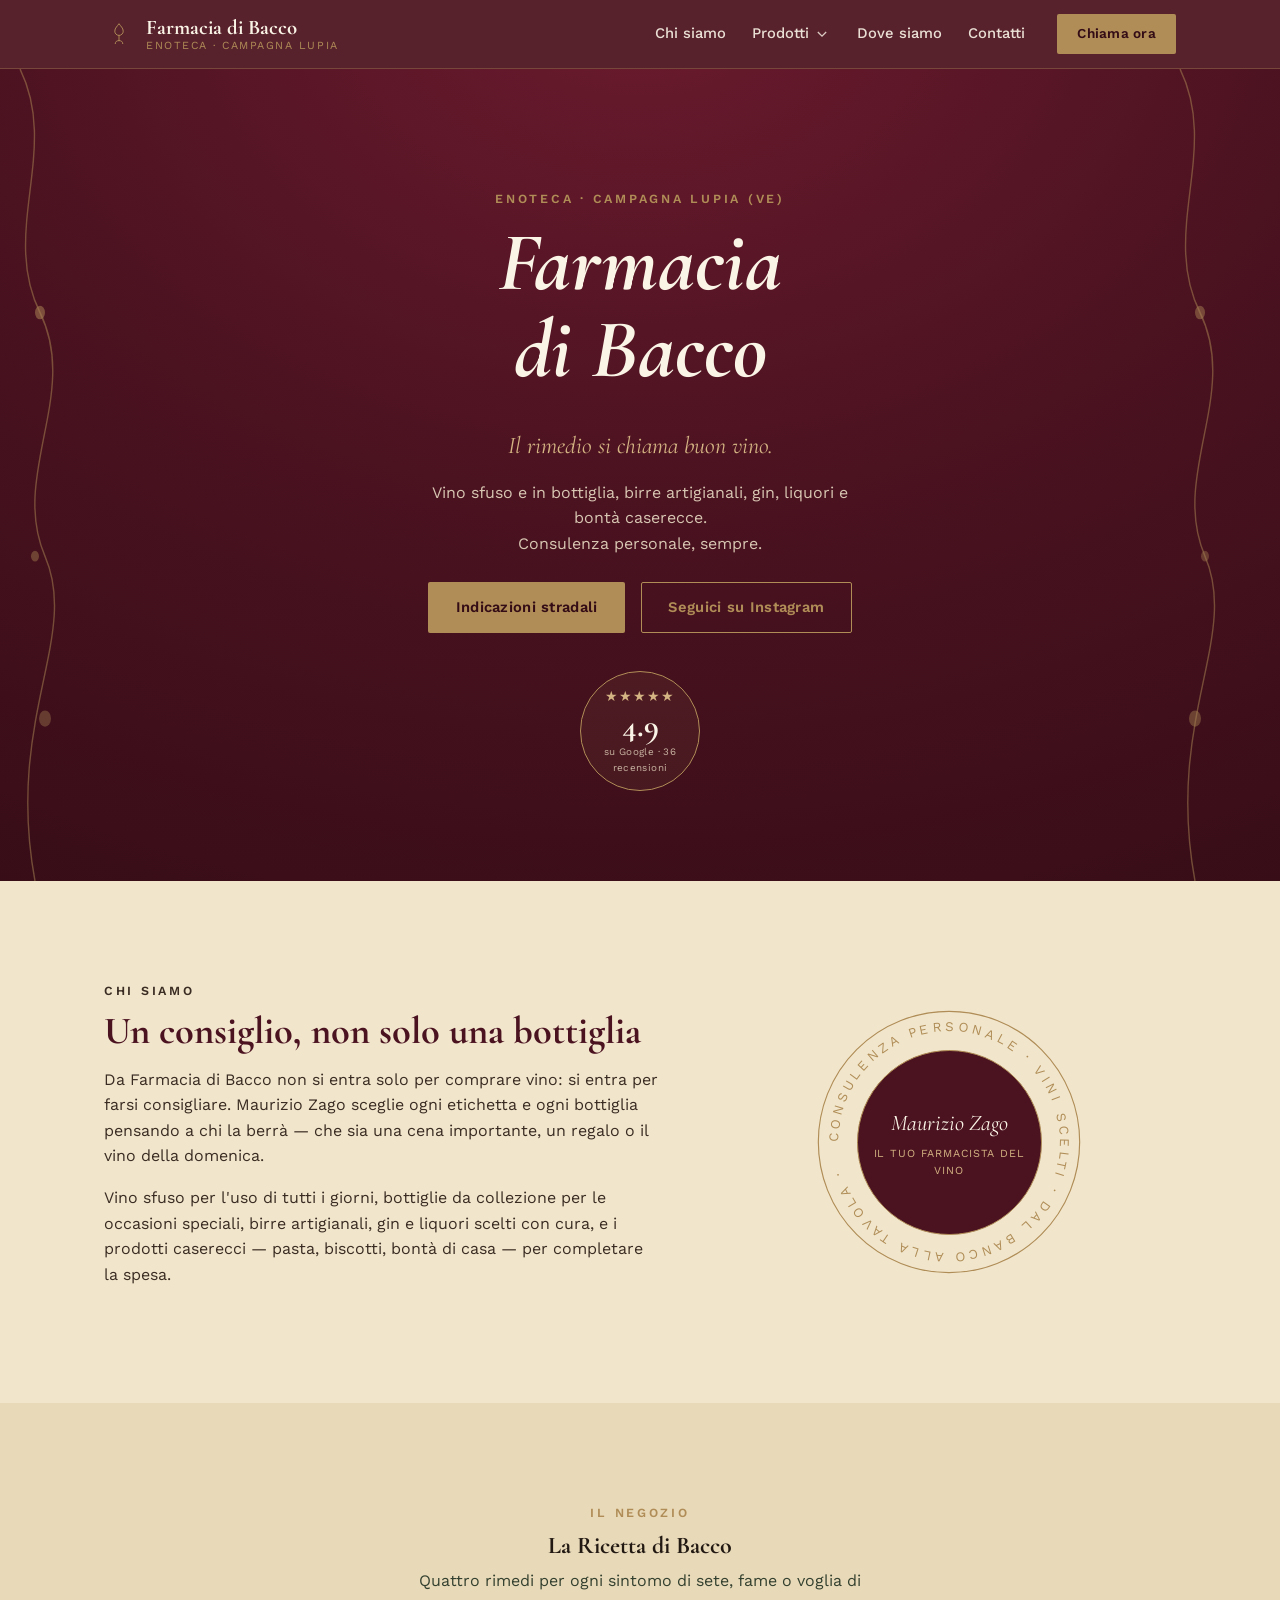
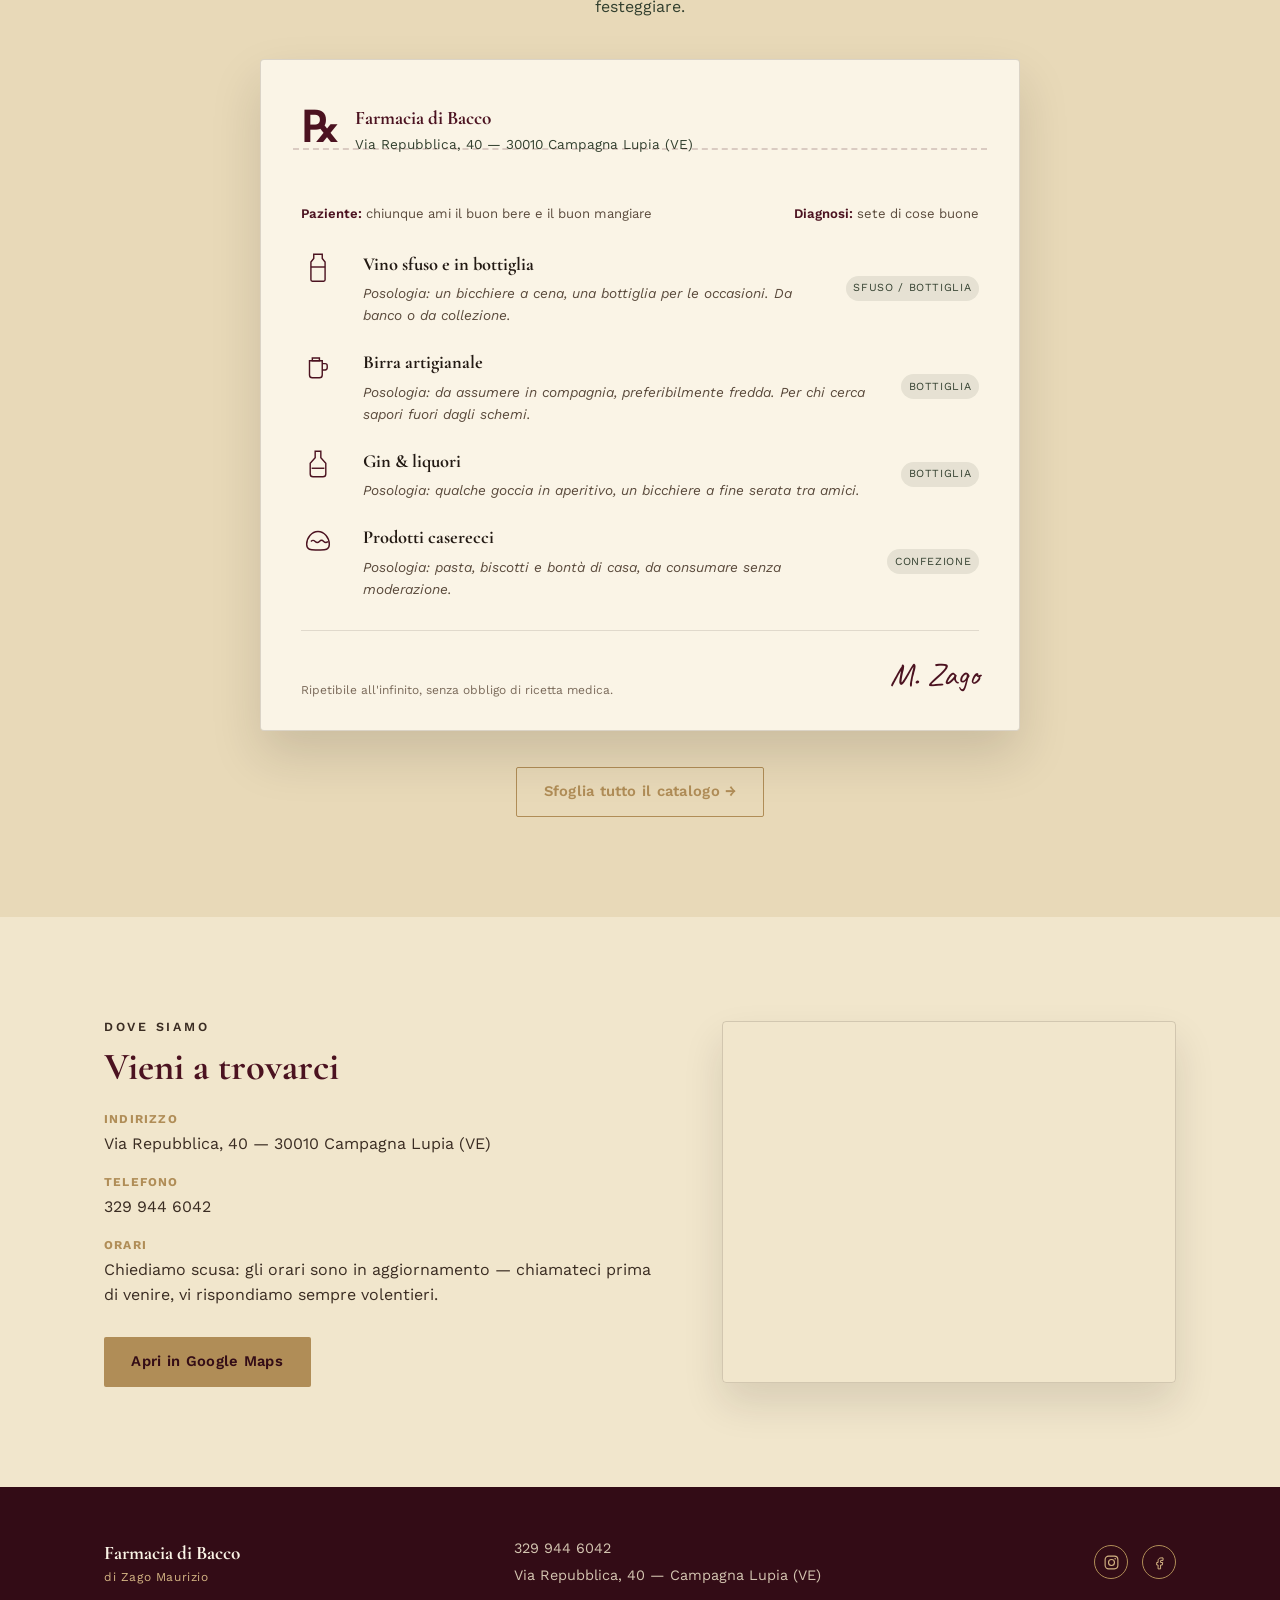
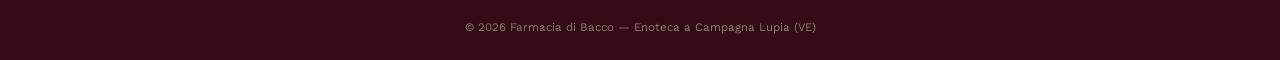
<file: index.html>
<!doctype html>
<html lang="it">
<head>
<meta charset="utf-8">
<meta name="viewport" content="width=device-width, initial-scale=1">
<title>Farmacia di Bacco — Enoteca a Campagna Lupia (VE)</title>
<meta name="description" content="Farmacia di Bacco, enoteca a Campagna Lupia (VE): vino sfuso e in bottiglia, birre artigianali, gin, liquori e prodotti caserecci. Consulenza personale di Maurizio Zago.">
<link rel="icon" href="images/favicon.svg" type="image/svg+xml">
<link rel="preconnect" href="https://fonts.googleapis.com">
<link rel="preconnect" href="https://fonts.gstatic.com" crossorigin>
<link href="https://fonts.googleapis.com/css2?family=Cormorant+Garamond:ital,wght@0,500;0,600;0,700;1,600&family=Work+Sans:wght@300;400;500;600;700&family=Caveat:wght@600;700&display=swap" rel="stylesheet">
<link rel="stylesheet" href="css/style.css">
</head>
<body>

<header class="site-header" id="top">
  <div class="container header-inner">
    <a href="#top" class="logo">
      <svg class="logo-mark" viewBox="0 0 64 64" aria-hidden="true">
        <path d="M32 10c-3 5-9 9-9 16a9 9 0 0 0 18 0c0-7-6-11-9-16z" fill="none" stroke="currentColor" stroke-width="2"/>
        <path d="M32 35v11m0 0c-5 0-8 2.5-8 6.5m8-6.5c5 0 8 2.5 8 6.5" stroke="currentColor" stroke-width="2" fill="none" stroke-linecap="round"/>
      </svg>
      <span class="logo-text">
        <span class="logo-word">Farmacia di Bacco</span>
        <span class="logo-tagline">Enoteca &middot; Campagna Lupia</span>
      </span>
    </a>
    <div class="nav-panel" id="navPanel">
      <nav class="nav">
        <a href="#chi-siamo">Chi siamo</a>
        <div class="nav-item has-dropdown">
          <a href="prodotti.html">Prodotti</a>
          <button class="dropdown-toggle" aria-label="Mostra le categorie prodotti" aria-expanded="false">
            <svg class="caret" viewBox="0 0 12 8" aria-hidden="true"><path d="M1 1l5 5 5-5" fill="none" stroke="currentColor" stroke-width="1.6"/></svg>
          </button>
          <ul class="dropdown-menu">
            <li><a href="prodotti.html?cat=vino">Vini</a></li>
            <li><a href="prodotti.html?cat=birra">Birre</a></li>
            <li><a href="prodotti.html?cat=liquore">Gin &amp; liquori</a></li>
            <li><a href="prodotti.html?cat=casereccio">Prodotti caserecci</a></li>
            <li class="dropdown-divider"><a href="prodotti.html">Vedi tutti &rarr;</a></li>
          </ul>
        </div>
        <a href="#dove-siamo">Dove siamo</a>
        <a href="#contatti">Contatti</a>
      </nav>
      <a class="btn btn-primary nav-cta" href="tel:+393299446042">Chiama ora</a>
    </div>
    <button class="burger" id="burger" aria-label="Apri menu" aria-expanded="false">
      <span></span><span></span><span></span>
    </button>
  </div>
</header>

<section class="hero">
  <svg class="hero-vine hero-vine-left" viewBox="0 0 120 600" preserveAspectRatio="none" aria-hidden="true">
    <path d="M20 0 C 60 60, 0 120, 40 180 S 10 300, 45 360 S 5 480, 35 600" fill="none" stroke="#b08d57" stroke-width="1.4" opacity="0.55"/>
    <circle cx="40" cy="180" r="5" fill="#b08d57" opacity="0.55"/>
    <circle cx="35" cy="360" r="4" fill="#b08d57" opacity="0.45"/>
    <circle cx="45" cy="480" r="6" fill="#b08d57" opacity="0.4"/>
  </svg>
  <svg class="hero-vine hero-vine-right" viewBox="0 0 120 600" preserveAspectRatio="none" aria-hidden="true">
    <path d="M100 0 C 60 60, 120 120, 80 180 S 110 300, 75 360 S 115 480, 85 600" fill="none" stroke="#b08d57" stroke-width="1.4" opacity="0.55"/>
    <circle cx="80" cy="180" r="5" fill="#b08d57" opacity="0.5"/>
    <circle cx="75" cy="360" r="4" fill="#b08d57" opacity="0.4"/>
    <circle cx="85" cy="480" r="6" fill="#b08d57" opacity="0.45"/>
  </svg>
  <div class="container hero-content">
    <p class="eyebrow">Enoteca &middot; Campagna Lupia (VE)</p>
    <h1>Farmacia<br>di Bacco</h1>
    <p class="hero-tagline">Il rimedio si chiama buon vino.</p>
    <p class="hero-sub">Vino sfuso e in bottiglia, birre artigianali, gin, liquori e bontà caserecce.<br>Consulenza personale, sempre.</p>
    <div class="hero-actions">
      <a class="btn btn-primary" href="https://www.google.com/maps/dir/?api=1&destination=Via+Repubblica+40+Campagna+Lupia+VE" target="_blank" rel="noopener">Indicazioni stradali</a>
      <a class="btn btn-outline" href="https://www.instagram.com/farmaciadibacco/" target="_blank" rel="noopener">Seguici su Instagram</a>
    </div>
    <div class="rating-seal reveal">
      <span class="rating-stars">&#9733;&#9733;&#9733;&#9733;&#9733;</span>
      <span class="rating-number">4.9</span>
      <span class="rating-label">su Google &middot; 36 recensioni</span>
    </div>
  </div>
</section>

<section class="section" id="chi-siamo">
  <div class="container split">
    <div class="split-text reveal reveal-left">
      <p class="eyebrow">Chi siamo</p>
      <h2>Un consiglio, non solo una bottiglia</h2>
      <p>
        Da Farmacia di Bacco non si entra solo per comprare vino: si entra per farsi consigliare.
        Maurizio Zago sceglie ogni etichetta e ogni bottiglia pensando a chi la berrà — che sia una
        cena importante, un regalo o il vino della domenica.
      </p>
      <p>
        Vino sfuso per l'uso di tutti i giorni, bottiglie da collezione per le occasioni speciali,
        birre artigianali, gin e liquori scelti con cura, e i prodotti caserecci — pasta, biscotti,
        bontà di casa — per completare la spesa.
      </p>
    </div>
    <div class="split-media reveal reveal-right">
      <div class="medallion">
        <svg viewBox="0 0 240 240" class="medallion-ring" aria-hidden="true">
          <defs>
            <path id="ringPath" d="M 120,120 m -95,0 a 95,95 0 1,1 190,0 a 95,95 0 1,1 -190,0"/>
          </defs>
          <circle cx="120" cy="120" r="112" fill="none" stroke="#b08d57" stroke-width="1"/>
          <circle cx="120" cy="120" r="78" fill="none" stroke="#b08d57" stroke-width="1"/>
          <text font-size="11.5" letter-spacing="3" fill="#b08d57">
            <textPath href="#ringPath" startOffset="0%">CONSULENZA PERSONALE &middot; VINI SCELTI &middot; DAL BANCO ALLA TAVOLA &middot; </textPath>
          </text>
        </svg>
        <div class="medallion-core">
          <span class="medallion-name">Maurizio Zago</span>
          <span class="medallion-role">Il tuo farmacista del vino</span>
        </div>
      </div>
    </div>
  </div>
</section>

<section class="section section-ricetta" id="ricetta">
  <div class="container">
    <p class="eyebrow eyebrow-center">Il negozio</p>
    <h2 class="center">La Ricetta di Bacco</h2>
    <p class="section-intro center">Quattro rimedi per ogni sintomo di sete, fame o voglia di festeggiare.</p>

    <div class="prescription">
      <div class="prescription-head">
        <span class="prescription-rx">&#8478;</span>
        <div class="prescription-head-text">
          <strong>Farmacia di Bacco</strong>
          <span>Via Repubblica, 40 &mdash; 30010 Campagna Lupia (VE)</span>
        </div>
      </div>
      <div class="prescription-patient">
        <span><em>Paziente:</em> chiunque ami il buon bere e il buon mangiare</span>
        <span><em>Diagnosi:</em> sete di cose buone</span>
      </div>

      <ul class="prescription-list">
        <li class="prescription-item">
          <svg class="rx-icon" viewBox="0 0 48 48" aria-hidden="true"><path d="M18 6h12v6l4 5v25a2 2 0 0 1-2 2H16a2 2 0 0 1-2-2V17l4-5z" fill="none" stroke="currentColor" stroke-width="2"/><path d="M14 24h20" stroke="currentColor" stroke-width="2"/></svg>
          <div class="rx-item-text">
            <span class="rx-name">Vino sfuso e in bottiglia</span>
            <span class="rx-posology">Posologia: un bicchiere a cena, una bottiglia per le occasioni. Da banco o da collezione.</span>
          </div>
          <span class="rx-tag">sfuso / bottiglia</span>
        </li>
        <li class="prescription-item">
          <svg class="rx-icon" viewBox="0 0 48 48" aria-hidden="true"><path d="M12 18h18v20a4 4 0 0 1-4 4H16a4 4 0 0 1-4-4V18z" fill="none" stroke="currentColor" stroke-width="2"/><path d="M30 22h4a3 3 0 0 1 3 3v3a3 3 0 0 1-3 3h-4" fill="none" stroke="currentColor" stroke-width="2"/><path d="M16 14h10v4H16z" fill="none" stroke="currentColor" stroke-width="2"/></svg>
          <div class="rx-item-text">
            <span class="rx-name">Birra artigianale</span>
            <span class="rx-posology">Posologia: da assumere in compagnia, preferibilmente fredda. Per chi cerca sapori fuori dagli schemi.</span>
          </div>
          <span class="rx-tag">bottiglia</span>
        </li>
        <li class="prescription-item">
          <svg class="rx-icon" viewBox="0 0 48 48" aria-hidden="true"><path d="M20 6h8v9l7 8v15a4 4 0 0 1-4 4H17a4 4 0 0 1-4-4V23l7-8z" fill="none" stroke="currentColor" stroke-width="2"/><path d="M15 30h18" stroke="currentColor" stroke-width="2"/></svg>
          <div class="rx-item-text">
            <span class="rx-name">Gin &amp; liquori</span>
            <span class="rx-posology">Posologia: qualche goccia in aperitivo, un bicchiere a fine serata tra amici.</span>
          </div>
          <span class="rx-tag">bottiglia</span>
        </li>
        <li class="prescription-item">
          <svg class="rx-icon" viewBox="0 0 48 48" aria-hidden="true"><path d="M8 30c0-9 7-18 16-18s16 9 16 18-7 8-16 8-16 1-16-8z" fill="none" stroke="currentColor" stroke-width="2"/><path d="M14 26c2-2 4-2 6 0s4 2 6 0 4-2 6 0 4 2 6 0" stroke="currentColor" stroke-width="2" fill="none"/></svg>
          <div class="rx-item-text">
            <span class="rx-name">Prodotti caserecci</span>
            <span class="rx-posology">Posologia: pasta, biscotti e bontà di casa, da consumare senza moderazione.</span>
          </div>
          <span class="rx-tag">confezione</span>
        </li>
      </ul>

      <div class="prescription-foot">
        <span class="prescription-note">Ripetibile all'infinito, senza obbligo di ricetta medica.</span>
        <span class="prescription-signature">M. Zago</span>
      </div>
    </div>
    <div class="ricetta-cta">
      <a class="btn btn-outline" href="prodotti.html">Sfoglia tutto il catalogo &rarr;</a>
    </div>
  </div>
</section>

<section class="section" id="dove-siamo">
  <div class="container split split-reverse">
    <div class="split-media reveal reveal-left">
      <div class="map-frame">
        <iframe
          src="https://www.google.com/maps?q=Via+Repubblica+40+Campagna+Lupia+VE&output=embed"
          loading="lazy"
          referrerpolicy="no-referrer-when-downgrade"
          title="Mappa: Farmacia di Bacco, Via Repubblica 40, Campagna Lupia (VE)">
        </iframe>
      </div>
    </div>
    <div class="split-text reveal reveal-right">
      <p class="eyebrow">Dove siamo</p>
      <h2>Vieni a trovarci</h2>
      <ul class="info-list">
        <li><strong>Indirizzo</strong><span>Via Repubblica, 40 &mdash; 30010 Campagna Lupia (VE)</span></li>
        <li><strong>Telefono</strong><span><a href="tel:+393299446042">329 944 6042</a></span></li>
        <li><strong>Orari</strong><span>Chiediamo scusa: gli orari sono in aggiornamento &mdash; chiamateci prima di venire, vi rispondiamo sempre volentieri.</span></li>
      </ul>
      <a class="btn btn-primary" href="https://www.google.com/maps/dir/?api=1&destination=Via+Repubblica+40+Campagna+Lupia+VE" target="_blank" rel="noopener">Apri in Google Maps</a>
    </div>
  </div>
</section>

<footer class="site-footer" id="contatti">
  <div class="container footer-inner">
    <div class="footer-brand">
      <span class="logo-word footer-word">Farmacia di Bacco</span>
      <span class="footer-owner">di Zago Maurizio</span>
    </div>
    <div class="footer-contacts">
      <a href="tel:+393299446042">329 944 6042</a>
      <span>Via Repubblica, 40 &mdash; Campagna Lupia (VE)</span>
    </div>
    <div class="footer-social">
      <a href="https://www.instagram.com/farmaciadibacco/" target="_blank" rel="noopener" aria-label="Instagram">
        <svg viewBox="0 0 24 24" aria-hidden="true"><rect x="3" y="3" width="18" height="18" rx="5" fill="none" stroke="currentColor" stroke-width="1.6"/><circle cx="12" cy="12" r="4.2" fill="none" stroke="currentColor" stroke-width="1.6"/><circle cx="17.2" cy="6.8" r="1.1" fill="currentColor"/></svg>
      </a>
      <a href="https://www.facebook.com/lafarmaciadibacco/" target="_blank" rel="noopener" aria-label="Facebook">
        <svg viewBox="0 0 24 24" aria-hidden="true"><path d="M14 9h3V5.5h-3c-2.2 0-4 1.8-4 4V12H8v3.5h2V21h3.5v-5.5H16l.5-3.5h-3V9.6c0-.6.4-.6.5-.6z" fill="none" stroke="currentColor" stroke-width="1.4" stroke-linejoin="round"/></svg>
      </a>
    </div>
  </div>
  <p class="footer-fine">&copy; <span id="year"></span> Farmacia di Bacco &mdash; Enoteca a Campagna Lupia (VE)</p>
</footer>

<script src="js/script.js"></script>
</body>
</html>
</file>
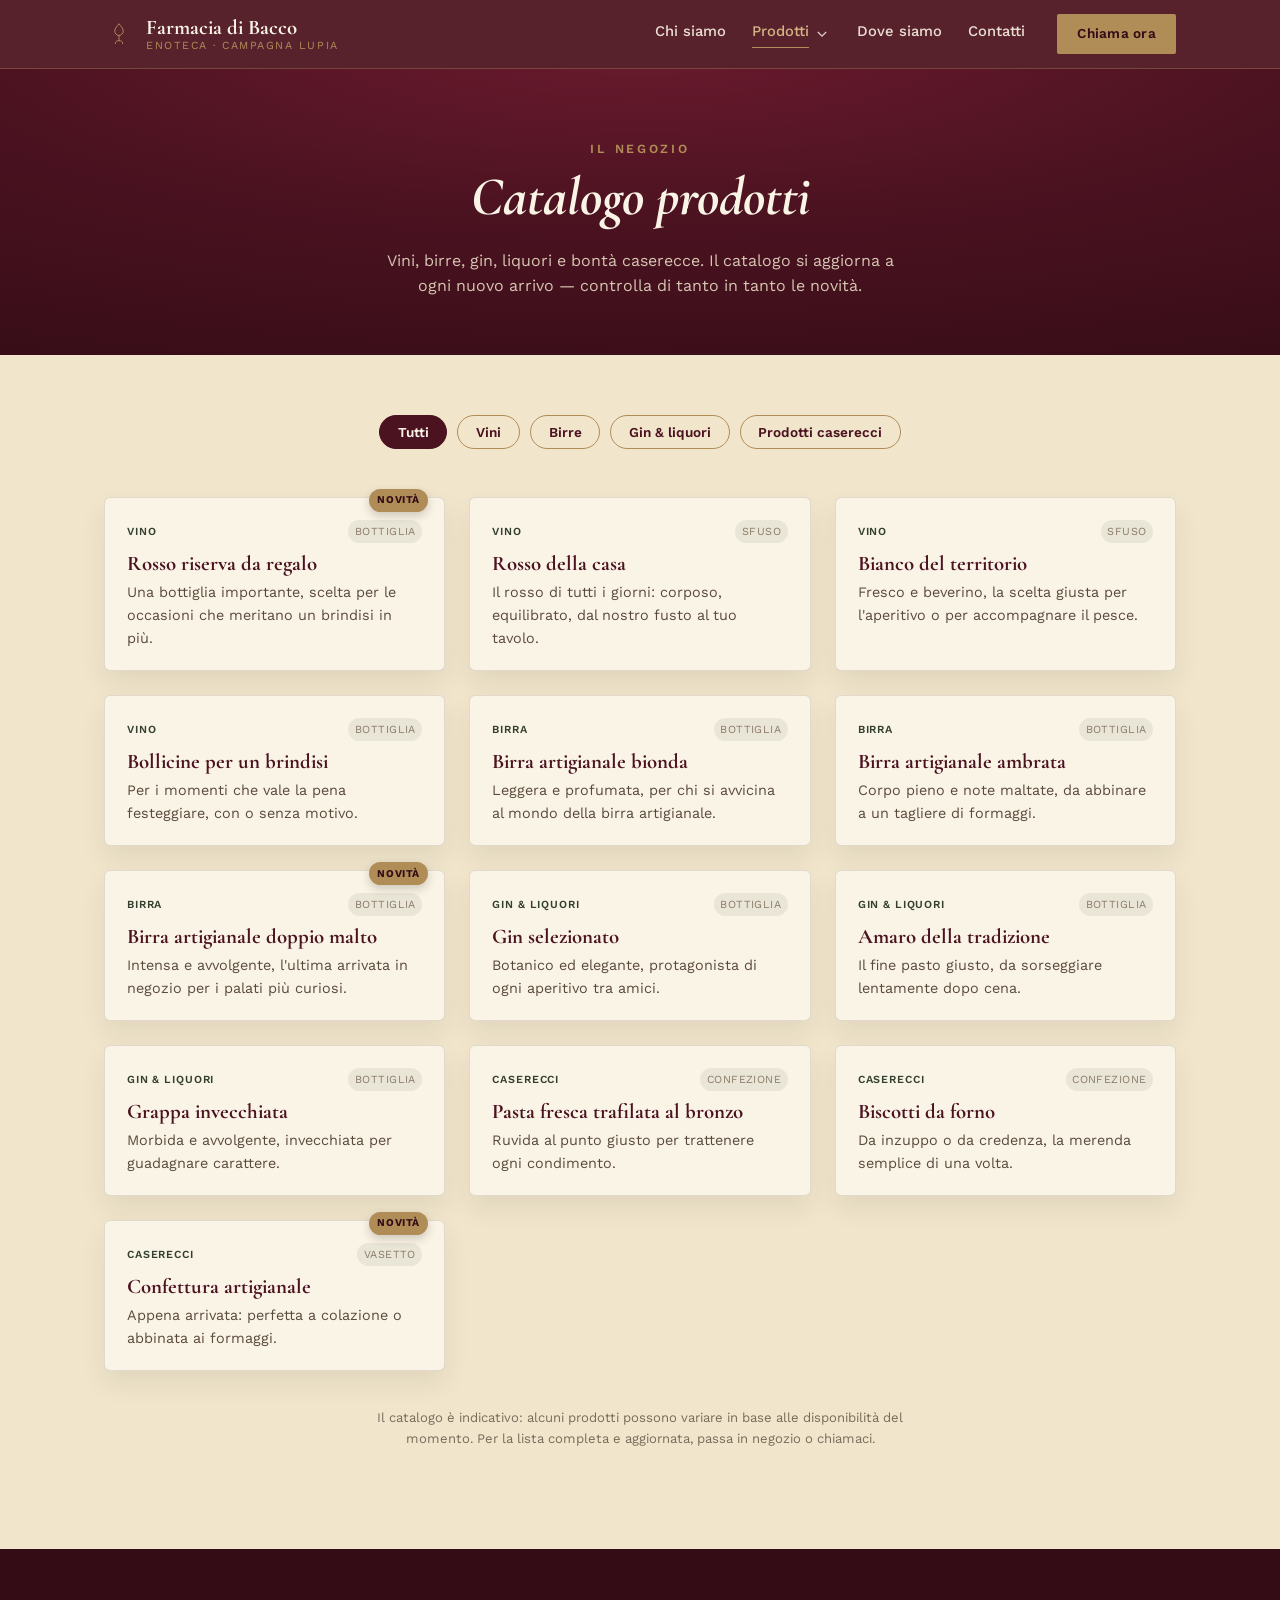
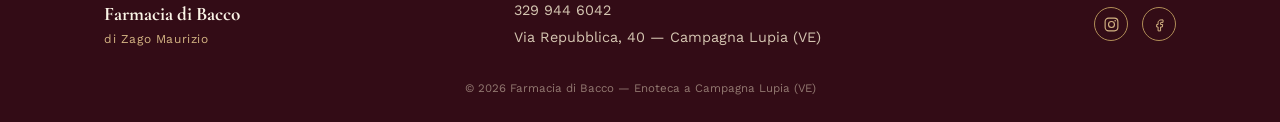
<file: prodotti.html>
<!doctype html>
<html lang="it">
<head>
<meta charset="utf-8">
<meta name="viewport" content="width=device-width, initial-scale=1">
<title>Prodotti — Farmacia di Bacco | Enoteca a Campagna Lupia (VE)</title>
<meta name="description" content="Catalogo prodotti di Farmacia di Bacco: vini sfusi e in bottiglia, birre artigianali, gin, liquori e prodotti caserecci. Aggiornato con ogni nuovo arrivo.">
<link rel="icon" href="images/favicon.svg" type="image/svg+xml">
<link rel="preconnect" href="https://fonts.googleapis.com">
<link rel="preconnect" href="https://fonts.gstatic.com" crossorigin>
<link href="https://fonts.googleapis.com/css2?family=Cormorant+Garamond:ital,wght@0,500;0,600;0,700;1,600&family=Work+Sans:wght@300;400;500;600;700&family=Caveat:wght@600;700&display=swap" rel="stylesheet">
<link rel="stylesheet" href="css/style.css">
</head>
<body>

<header class="site-header">
  <div class="container header-inner">
    <a href="index.html" class="logo">
      <svg class="logo-mark" viewBox="0 0 64 64" aria-hidden="true">
        <path d="M32 10c-3 5-9 9-9 16a9 9 0 0 0 18 0c0-7-6-11-9-16z" fill="none" stroke="currentColor" stroke-width="2"/>
        <path d="M32 35v11m0 0c-5 0-8 2.5-8 6.5m8-6.5c5 0 8 2.5 8 6.5" stroke="currentColor" stroke-width="2" fill="none" stroke-linecap="round"/>
      </svg>
      <span class="logo-text">
        <span class="logo-word">Farmacia di Bacco</span>
        <span class="logo-tagline">Enoteca &middot; Campagna Lupia</span>
      </span>
    </a>
    <div class="nav-panel" id="navPanel">
      <nav class="nav">
        <a href="index.html#chi-siamo">Chi siamo</a>
        <div class="nav-item has-dropdown">
          <a href="prodotti.html" aria-current="page" class="is-active">Prodotti</a>
          <button class="dropdown-toggle" aria-label="Mostra le categorie prodotti" aria-expanded="false">
            <svg class="caret" viewBox="0 0 12 8" aria-hidden="true"><path d="M1 1l5 5 5-5" fill="none" stroke="currentColor" stroke-width="1.6"/></svg>
          </button>
          <ul class="dropdown-menu">
            <li><a href="prodotti.html?cat=vino">Vini</a></li>
            <li><a href="prodotti.html?cat=birra">Birre</a></li>
            <li><a href="prodotti.html?cat=liquore">Gin &amp; liquori</a></li>
            <li><a href="prodotti.html?cat=casereccio">Prodotti caserecci</a></li>
            <li class="dropdown-divider"><a href="prodotti.html">Vedi tutti &rarr;</a></li>
          </ul>
        </div>
        <a href="index.html#dove-siamo">Dove siamo</a>
        <a href="index.html#contatti">Contatti</a>
      </nav>
      <a class="btn btn-primary nav-cta" href="tel:+393299446042">Chiama ora</a>
    </div>
    <button class="burger" id="burger" aria-label="Apri menu" aria-expanded="false">
      <span></span><span></span><span></span>
    </button>
  </div>
</header>

<section class="page-banner">
  <div class="container">
    <p class="eyebrow">Il negozio</p>
    <h1>Catalogo prodotti</h1>
    <p class="page-banner-sub">Vini, birre, gin, liquori e bontà caserecce. Il catalogo si aggiorna a ogni nuovo arrivo &mdash; controlla di tanto in tanto le novità.</p>
  </div>
</section>

<section class="section products-section">
  <div class="container">
    <div class="filter-tabs" role="tablist" aria-label="Filtra per categoria">
      <button class="filter-tab is-active" data-filter="tutti" type="button">Tutti</button>
      <button class="filter-tab" data-filter="vino" type="button">Vini</button>
      <button class="filter-tab" data-filter="birra" type="button">Birre</button>
      <button class="filter-tab" data-filter="liquore" type="button">Gin &amp; liquori</button>
      <button class="filter-tab" data-filter="casereccio" type="button">Prodotti caserecci</button>
    </div>

    <ul class="products-grid" id="productsGrid">

      <li class="product-card" data-category="vino">
        <span class="product-badge">Novit&agrave;</span>
        <div class="product-card-head">
          <span class="product-category-tag">Vino</span>
          <span class="product-format-tag">Bottiglia</span>
        </div>
        <h3 class="product-name">Rosso riserva da regalo</h3>
        <p class="product-desc">Una bottiglia importante, scelta per le occasioni che meritano un brindisi in più.</p>
      </li>

      <li class="product-card" data-category="vino">
        <div class="product-card-head">
          <span class="product-category-tag">Vino</span>
          <span class="product-format-tag">Sfuso</span>
        </div>
        <h3 class="product-name">Rosso della casa</h3>
        <p class="product-desc">Il rosso di tutti i giorni: corposo, equilibrato, dal nostro fusto al tuo tavolo.</p>
      </li>

      <li class="product-card" data-category="vino">
        <div class="product-card-head">
          <span class="product-category-tag">Vino</span>
          <span class="product-format-tag">Sfuso</span>
        </div>
        <h3 class="product-name">Bianco del territorio</h3>
        <p class="product-desc">Fresco e beverino, la scelta giusta per l'aperitivo o per accompagnare il pesce.</p>
      </li>

      <li class="product-card" data-category="vino">
        <div class="product-card-head">
          <span class="product-category-tag">Vino</span>
          <span class="product-format-tag">Bottiglia</span>
        </div>
        <h3 class="product-name">Bollicine per un brindisi</h3>
        <p class="product-desc">Per i momenti che vale la pena festeggiare, con o senza motivo.</p>
      </li>

      <li class="product-card" data-category="birra">
        <div class="product-card-head">
          <span class="product-category-tag">Birra</span>
          <span class="product-format-tag">Bottiglia</span>
        </div>
        <h3 class="product-name">Birra artigianale bionda</h3>
        <p class="product-desc">Leggera e profumata, per chi si avvicina al mondo della birra artigianale.</p>
      </li>

      <li class="product-card" data-category="birra">
        <div class="product-card-head">
          <span class="product-category-tag">Birra</span>
          <span class="product-format-tag">Bottiglia</span>
        </div>
        <h3 class="product-name">Birra artigianale ambrata</h3>
        <p class="product-desc">Corpo pieno e note maltate, da abbinare a un tagliere di formaggi.</p>
      </li>

      <li class="product-card" data-category="birra">
        <span class="product-badge">Novit&agrave;</span>
        <div class="product-card-head">
          <span class="product-category-tag">Birra</span>
          <span class="product-format-tag">Bottiglia</span>
        </div>
        <h3 class="product-name">Birra artigianale doppio malto</h3>
        <p class="product-desc">Intensa e avvolgente, l'ultima arrivata in negozio per i palati più curiosi.</p>
      </li>

      <li class="product-card" data-category="liquore">
        <div class="product-card-head">
          <span class="product-category-tag">Gin &amp; liquori</span>
          <span class="product-format-tag">Bottiglia</span>
        </div>
        <h3 class="product-name">Gin selezionato</h3>
        <p class="product-desc">Botanico ed elegante, protagonista di ogni aperitivo tra amici.</p>
      </li>

      <li class="product-card" data-category="liquore">
        <div class="product-card-head">
          <span class="product-category-tag">Gin &amp; liquori</span>
          <span class="product-format-tag">Bottiglia</span>
        </div>
        <h3 class="product-name">Amaro della tradizione</h3>
        <p class="product-desc">Il fine pasto giusto, da sorseggiare lentamente dopo cena.</p>
      </li>

      <li class="product-card" data-category="liquore">
        <div class="product-card-head">
          <span class="product-category-tag">Gin &amp; liquori</span>
          <span class="product-format-tag">Bottiglia</span>
        </div>
        <h3 class="product-name">Grappa invecchiata</h3>
        <p class="product-desc">Morbida e avvolgente, invecchiata per guadagnare carattere.</p>
      </li>

      <li class="product-card" data-category="casereccio">
        <div class="product-card-head">
          <span class="product-category-tag">Caserecci</span>
          <span class="product-format-tag">Confezione</span>
        </div>
        <h3 class="product-name">Pasta fresca trafilata al bronzo</h3>
        <p class="product-desc">Ruvida al punto giusto per trattenere ogni condimento.</p>
      </li>

      <li class="product-card" data-category="casereccio">
        <div class="product-card-head">
          <span class="product-category-tag">Caserecci</span>
          <span class="product-format-tag">Confezione</span>
        </div>
        <h3 class="product-name">Biscotti da forno</h3>
        <p class="product-desc">Da inzuppo o da credenza, la merenda semplice di una volta.</p>
      </li>

      <li class="product-card" data-category="casereccio">
        <span class="product-badge">Novit&agrave;</span>
        <div class="product-card-head">
          <span class="product-category-tag">Caserecci</span>
          <span class="product-format-tag">Vasetto</span>
        </div>
        <h3 class="product-name">Confettura artigianale</h3>
        <p class="product-desc">Appena arrivata: perfetta a colazione o abbinata ai formaggi.</p>
      </li>

    </ul>

    <p class="products-note">Il catalogo è indicativo: alcuni prodotti possono variare in base alle disponibilità del momento. Per la lista completa e aggiornata, passa in negozio o chiamaci.</p>
  </div>
</section>

<footer class="site-footer" id="contatti">
  <div class="container footer-inner">
    <div class="footer-brand">
      <span class="logo-word footer-word">Farmacia di Bacco</span>
      <span class="footer-owner">di Zago Maurizio</span>
    </div>
    <div class="footer-contacts">
      <a href="tel:+393299446042">329 944 6042</a>
      <span>Via Repubblica, 40 &mdash; Campagna Lupia (VE)</span>
    </div>
    <div class="footer-social">
      <a href="https://www.instagram.com/farmaciadibacco/" target="_blank" rel="noopener" aria-label="Instagram">
        <svg viewBox="0 0 24 24" aria-hidden="true"><rect x="3" y="3" width="18" height="18" rx="5" fill="none" stroke="currentColor" stroke-width="1.6"/><circle cx="12" cy="12" r="4.2" fill="none" stroke="currentColor" stroke-width="1.6"/><circle cx="17.2" cy="6.8" r="1.1" fill="currentColor"/></svg>
      </a>
      <a href="https://www.facebook.com/lafarmaciadibacco/" target="_blank" rel="noopener" aria-label="Facebook">
        <svg viewBox="0 0 24 24" aria-hidden="true"><path d="M14 9h3V5.5h-3c-2.2 0-4 1.8-4 4V12H8v3.5h2V21h3.5v-5.5H16l.5-3.5h-3V9.6c0-.6.4-.6.5-.6z" fill="none" stroke="currentColor" stroke-width="1.4" stroke-linejoin="round"/></svg>
      </a>
    </div>
  </div>
  <p class="footer-fine">&copy; <span id="year"></span> Farmacia di Bacco &mdash; Enoteca a Campagna Lupia (VE)</p>
</footer>

<script src="js/script.js"></script>
<script src="js/prodotti.js"></script>
</body>
</html>
</file>
<file: css/style.css>
/* ===== Tokens ===== */
:root{
  --vinaccia: #4b1220;
  --vinaccia-2: #6b1b2e;
  --vinaccia-dark: #330c16;
  --carta: #f1e6cc;
  --carta-2: #e8d9b8;
  --carta-3: #faf4e6;
  --ottone: #b08d57;
  --ottone-light: #d4b483;
  --bosco: #33402f;
  --inchiostro: #221913;
  --font-display: 'Cormorant Garamond', serif;
  --font-body: 'Work Sans', sans-serif;
  --font-signature: 'Caveat', cursive;
  --container: 1120px;
}

*,*::before,*::after{box-sizing:border-box;}
html{scroll-behavior:smooth;}
body{
  margin:0;
  font-family:var(--font-body);
  color:var(--inchiostro);
  background:var(--carta);
  line-height:1.6;
  -webkit-font-smoothing:antialiased;
}
img{max-width:100%;display:block;}
a{color:inherit;text-decoration:none;}
h1,h2,h3{font-family:var(--font-display);font-weight:700;margin:0 0 .4em;line-height:1.05;}
p{margin:0 0 1em;}
ul{list-style:none;margin:0;padding:0;}
.container{max-width:var(--container);margin:0 auto;padding:0 24px;}

.eyebrow{
  font-family:var(--font-body);
  font-size:.78rem;
  letter-spacing:.22em;
  text-transform:uppercase;
  color:var(--ottone);
  font-weight:600;
  margin:0 0 .8em;
}
.eyebrow-center{text-align:center;}
.center{text-align:center;}
.section-intro.center{max-width:520px;margin:0 auto 2.5em;color:var(--bosco);}

/* ===== Buttons ===== */
.btn{
  display:inline-block;
  padding:.85em 1.8em;
  border-radius:2px;
  font-weight:600;
  font-size:.92rem;
  letter-spacing:.02em;
  border:1.5px solid transparent;
  transition:transform .18s ease, background .18s ease, color .18s ease, border-color .18s ease;
}
.btn:hover{transform:translateY(-2px);}
.btn-primary{background:var(--ottone);color:var(--vinaccia-dark);}
.btn-primary:hover{background:var(--ottone-light);}
.btn-outline{border-color:var(--ottone);color:var(--ottone);}
.btn-outline:hover{background:var(--ottone);color:var(--vinaccia-dark);}

/* ===== Header ===== */
.site-header{
  position:sticky;top:0;z-index:50;
  background:rgba(75,18,32,.92);
  backdrop-filter:blur(6px);
  border-bottom:1px solid rgba(176,141,87,.35);
}
.header-inner{
  display:flex;align-items:center;justify-content:space-between;
  padding:14px 24px;color:var(--carta-3);
}
.logo{display:flex;align-items:center;gap:12px;}
.logo-mark{width:30px;height:30px;color:var(--ottone);flex:none;}
.logo-text{display:flex;flex-direction:column;line-height:1.15;}
.logo-word{font-family:var(--font-display);font-weight:700;font-size:1.3rem;color:var(--carta-3);}
.logo-tagline{font-size:.68rem;letter-spacing:.14em;text-transform:uppercase;color:var(--ottone);}
.nav-panel{display:flex;align-items:center;gap:32px;}
.nav{display:flex;gap:26px;}
.nav a{font-size:.92rem;font-weight:500;color:var(--carta-3);opacity:.9;}
.nav a:hover{opacity:1;color:var(--ottone-light);}
.nav a.is-active{opacity:1;color:var(--ottone-light);border-bottom:1.5px solid var(--ottone);padding-bottom:3px;}

/* Dropdown "Prodotti" */
.nav-item{position:relative;display:flex;align-items:center;gap:4px;}
.dropdown-toggle{
  background:none;border:0;padding:4px;margin:0;cursor:pointer;
  color:var(--carta-3);opacity:.8;display:inline-flex;align-items:center;
}
.dropdown-toggle .caret{width:10px;height:7px;transition:transform .2s ease;}
.nav-item:hover .dropdown-toggle .caret,
.nav-item.is-open .dropdown-toggle .caret{transform:rotate(180deg);}

.dropdown-menu{
  position:absolute;top:calc(100% + 16px);left:50%;
  transform:translateX(-50%) translateY(-6px);
  min-width:210px;
  background:var(--carta-3);
  border:1px solid rgba(176,141,87,.4);
  border-radius:6px;
  box-shadow:0 20px 40px rgba(34,25,19,.28);
  padding:8px;
  opacity:0;visibility:hidden;
  transition:opacity .18s ease, transform .18s ease, visibility .18s ease;
  z-index:60;
}
.dropdown-menu a{
  display:block;
  font-family:var(--font-display);font-style:italic;font-size:1.05rem;
  padding:.5em .8em;border-radius:4px;
  color:var(--inchiostro);opacity:1;
}
.dropdown-menu a:hover{background:rgba(176,141,87,.15);color:var(--vinaccia);}
.dropdown-divider{border-top:1px solid rgba(34,25,19,.12);margin-top:6px;padding-top:6px;}
.dropdown-divider a{font-style:normal;font-weight:600;font-size:.8rem;letter-spacing:.04em;text-transform:uppercase;color:var(--ottone);font-family:var(--font-body);}

@media (min-width:861px){
  .nav-item::before{
    content:"";position:absolute;top:100%;left:0;right:0;height:16px;
  }
  .nav-item:hover .dropdown-menu,
  .nav-item:focus-within .dropdown-menu,
  .nav-item.is-open .dropdown-menu{
    opacity:1;visibility:visible;transform:translateX(-50%) translateY(0);
  }
}
.nav-cta{padding:.6em 1.4em;font-size:.85rem;}
.burger{display:none;flex-direction:column;gap:5px;background:none;border:0;cursor:pointer;padding:6px;}
.burger span{width:24px;height:2px;background:var(--carta-3);display:block;}

/* ===== Hero ===== */
.hero{
  position:relative;
  overflow:hidden;
  background:radial-gradient(120% 140% at 50% -10%, var(--vinaccia-2) 0%, var(--vinaccia) 45%, var(--vinaccia-dark) 100%);
  color:var(--carta-3);
  padding:120px 0 90px;
  text-align:center;
}
.hero-vine{position:absolute;top:0;height:100%;width:120px;opacity:.9;}
.hero-vine-left{left:0;}
.hero-vine-right{right:0;transform:scaleX(-1);}
.hero-content{position:relative;z-index:2;max-width:640px;}
.hero h1{
  font-size:clamp(3rem,7vw,5.2rem);
  font-style:italic;
  color:var(--carta-3);
}
.hero-tagline{
  font-family:var(--font-display);
  font-size:1.5rem;
  font-style:italic;
  color:var(--ottone-light);
  margin-bottom:.6em;
}
.hero-sub{color:rgba(241,230,204,.85);font-size:1rem;max-width:460px;margin-left:auto;margin-right:auto;}
.hero-actions{display:flex;gap:16px;justify-content:center;flex-wrap:wrap;margin:1.6em 0 2.4em;}

.rating-seal{
  display:inline-flex;flex-direction:column;align-items:center;gap:2px;
  border:1.5px solid var(--ottone);
  border-radius:50%;
  width:120px;height:120px;
  margin:0 auto;
  padding-top:14px;
  background:rgba(176,141,87,.08);
}
.rating-stars{color:var(--ottone-light);font-size:.85rem;letter-spacing:1px;}
.rating-number{font-family:var(--font-display);font-size:2rem;font-weight:700;line-height:1;color:var(--carta-3);}
.rating-label{font-size:.62rem;letter-spacing:.04em;color:rgba(241,230,204,.75);padding:0 10px;text-align:center;}

/* ===== Sections ===== */
.section{padding:100px 0;}
.split{display:grid;grid-template-columns:1.1fr .9fr;gap:64px;align-items:center;}
.split-reverse .split-media{order:2;}
.split-reverse .split-text{order:1;}
.split h2{font-size:2.4rem;color:var(--vinaccia);}
.split p{color:#3a2c22;}

/* Medallion */
.medallion{position:relative;width:100%;max-width:280px;aspect-ratio:1;margin:0 auto;display:flex;align-items:center;justify-content:center;}
.medallion-ring{position:absolute;inset:0;width:100%;height:100%;animation:spin 40s linear infinite;}
.medallion-core{
  position:relative;z-index:2;
  display:flex;flex-direction:column;align-items:center;text-align:center;gap:4px;
  background:var(--vinaccia);
  color:var(--carta-3);
  width:66%;aspect-ratio:1;border-radius:50%;
  justify-content:center;
  border:1px solid var(--ottone);
}
.medallion-name{font-family:var(--font-display);font-size:1.4rem;font-style:italic;}
.medallion-role{font-size:.68rem;letter-spacing:.08em;text-transform:uppercase;color:var(--ottone-light);}
@keyframes spin{from{transform:rotate(0deg);}to{transform:rotate(360deg);}}

/* ===== La Ricetta (signature) ===== */
.section-ricetta{background:var(--carta-2);}
.prescription{
  max-width:760px;margin:0 auto;
  background:var(--carta-3);
  border:1px solid rgba(34,25,19,.15);
  border-radius:4px;
  box-shadow:0 24px 50px rgba(34,25,19,.15);
  padding:36px 40px 30px;
  position:relative;
}
.prescription::before{
  content:"";
  position:absolute;top:0;left:32px;right:32px;height:0;
  border-top:2px dashed rgba(75,18,32,.18);
  top:88px;
}
.prescription-head{display:flex;align-items:center;gap:16px;padding-bottom:24px;margin-bottom:16px;}
.prescription-rx{font-family:var(--font-display);font-size:2.6rem;color:var(--vinaccia);font-weight:700;}
.prescription-head-text{display:flex;flex-direction:column;font-size:.85rem;color:var(--bosco);}
.prescription-head-text strong{font-family:var(--font-display);font-size:1.2rem;color:var(--vinaccia);}
.prescription-patient{
  display:flex;justify-content:space-between;flex-wrap:wrap;gap:8px;
  font-size:.82rem;color:#5a4a3c;margin-bottom:26px;
}
.prescription-patient em{color:var(--vinaccia);font-style:normal;font-weight:600;}
.prescription-list{display:flex;flex-direction:column;gap:22px;}
.prescription-item{display:grid;grid-template-columns:44px 1fr auto;gap:18px;align-items:start;}
.rx-icon{width:34px;height:34px;color:var(--vinaccia);}
.rx-item-text{display:flex;flex-direction:column;gap:3px;}
.rx-name{font-family:var(--font-display);font-weight:700;font-size:1.15rem;color:var(--inchiostro);}
.rx-posology{font-size:.86rem;color:#5a4a3c;font-style:italic;}
.rx-tag{
  align-self:center;
  font-size:.68rem;letter-spacing:.06em;text-transform:uppercase;
  color:var(--bosco);background:rgba(51,64,47,.1);
  padding:.35em .7em;border-radius:20px;white-space:nowrap;
}
.prescription-foot{
  display:flex;justify-content:space-between;align-items:flex-end;
  margin-top:30px;padding-top:18px;border-top:1px solid rgba(34,25,19,.12);
}
.prescription-note{font-size:.75rem;color:#7a6a5a;max-width:60%;}
.prescription-signature{font-family:var(--font-signature);font-size:2rem;color:var(--vinaccia);}
.ricetta-cta{text-align:center;margin-top:36px;}

/* ===== Dove siamo ===== */
.map-frame{border-radius:4px;overflow:hidden;border:1px solid rgba(34,25,19,.15);box-shadow:0 20px 40px rgba(34,25,19,.12);}
.map-frame iframe{width:100%;height:360px;border:0;display:block;}
.info-list{display:flex;flex-direction:column;gap:16px;margin:1.4em 0 1.8em;}
.info-list li{display:flex;flex-direction:column;gap:2px;}
.info-list strong{font-size:.75rem;letter-spacing:.1em;text-transform:uppercase;color:var(--ottone);}
.info-list span,.info-list a{color:#3a2c22;font-size:1rem;}
.info-list a:hover{color:var(--vinaccia);}

/* ===== Pagina Prodotti ===== */
.page-banner{
  background:radial-gradient(120% 140% at 50% -10%, var(--vinaccia-2) 0%, var(--vinaccia) 45%, var(--vinaccia-dark) 100%);
  color:var(--carta-3);
  padding:70px 0 56px;
  text-align:center;
}
.page-banner h1{font-size:clamp(2.4rem,5vw,3.4rem);font-style:italic;color:var(--carta-3);}
.page-banner-sub{max-width:520px;margin:0 auto;color:rgba(241,230,204,.85);}

.products-section{padding-top:60px;}
.filter-tabs{display:flex;flex-wrap:wrap;gap:10px;justify-content:center;margin-bottom:48px;}
.filter-tab{
  font-family:var(--font-body);font-size:.85rem;font-weight:600;
  padding:.6em 1.3em;border-radius:20px;
  border:1.5px solid var(--ottone);
  background:transparent;color:var(--vinaccia);
  cursor:pointer;transition:background .18s ease,color .18s ease;
}
.filter-tab:hover{background:rgba(176,141,87,.15);}
.filter-tab.is-active{background:var(--vinaccia);color:var(--carta-3);border-color:var(--vinaccia);}

.products-grid{
  display:grid;
  grid-template-columns:repeat(auto-fill,minmax(260px,1fr));
  gap:24px;
  margin-bottom:36px;
}
.product-card{
  position:relative;
  background:var(--carta-3);
  border:1px solid rgba(34,25,19,.12);
  border-radius:6px;
  padding:22px 22px 20px;
  box-shadow:0 12px 26px rgba(34,25,19,.08);
  transition:opacity .2s ease, transform .2s ease;
}
.product-card.is-hidden{display:none;}
.product-badge{
  position:absolute;top:-9px;right:16px;
  background:var(--ottone);color:var(--vinaccia-dark);
  font-size:.65rem;font-weight:700;letter-spacing:.06em;text-transform:uppercase;
  padding:.3em .8em;border-radius:20px;
  box-shadow:0 4px 10px rgba(34,25,19,.2);
}
.product-card-head{display:flex;justify-content:space-between;align-items:center;margin-bottom:10px;}
.product-category-tag{font-size:.68rem;letter-spacing:.08em;text-transform:uppercase;color:var(--bosco);font-weight:600;}
.product-format-tag{font-size:.68rem;letter-spacing:.04em;text-transform:uppercase;color:#8a7a68;background:rgba(51,64,47,.08);padding:.25em .6em;border-radius:20px;}
.product-name{font-family:var(--font-display);font-size:1.3rem;color:var(--vinaccia);margin-bottom:.3em;}
.product-desc{font-size:.9rem;color:#5a4a3c;margin:0;}
.products-note{text-align:center;font-size:.82rem;color:#7a6a5a;max-width:560px;margin:0 auto;}

/* ===== Footer ===== */
.site-footer{background:var(--vinaccia-dark);color:var(--carta-3);padding:50px 0 24px;}
.footer-inner{display:flex;flex-wrap:wrap;gap:24px;justify-content:space-between;align-items:center;}
.footer-word{font-size:1.2rem;}
.footer-owner{display:block;font-size:.75rem;color:var(--ottone-light);letter-spacing:.05em;}
.footer-contacts{display:flex;flex-direction:column;gap:4px;font-size:.9rem;color:rgba(241,230,204,.85);}
.footer-contacts a:hover{color:var(--ottone-light);}
.footer-social{display:flex;gap:14px;}
.footer-social a{width:34px;height:34px;border:1px solid var(--ottone);border-radius:50%;display:flex;align-items:center;justify-content:center;color:var(--ottone-light);}
.footer-social a:hover{background:var(--ottone);color:var(--vinaccia-dark);}
.footer-social svg{width:17px;height:17px;}
.footer-fine{text-align:center;font-size:.72rem;color:rgba(241,230,204,.5);margin:30px 0 0;}

/* ===== Reveal on scroll ===== */
.reveal{opacity:0;transform:translateY(24px);transition:opacity .7s ease, transform .7s ease;}
.reveal.is-visible{opacity:1;transform:translateY(0);}
.reveal-left{transform:translateX(-24px);}
.reveal-left.is-visible{transform:translateX(0);}
.reveal-right{transform:translateX(24px);}
.reveal-right.is-visible{transform:translateX(0);}

@media (prefers-reduced-motion: reduce){
  .reveal{opacity:1;transform:none;transition:none;}
  .medallion-ring{animation:none;}
  html{scroll-behavior:auto;}
}

/* ===== Responsive ===== */
@media (max-width:860px){
  .nav-panel{
    position:fixed;top:64px;left:0;right:0;
    background:var(--vinaccia);
    flex-direction:column;align-items:flex-start;gap:20px;
    padding:24px;
    transform:translateY(-120%);
    transition:transform .25s ease;
    border-bottom:1px solid rgba(176,141,87,.35);
  }
  .nav-panel.is-open{transform:translateY(0);}
  .nav{flex-direction:column;gap:16px;align-items:flex-start;}
  .burger{display:flex;}
  .nav-item{flex-wrap:wrap;width:100%;}
  .dropdown-menu{
    position:static;transform:none;flex-basis:100%;
    background:transparent;border:0;box-shadow:none;padding:0;
    opacity:1;visibility:visible;
    max-height:0;overflow:hidden;
    transition:max-height .25s ease;
  }
  .nav-item.is-open .dropdown-menu{max-height:280px;padding:8px 0 4px 6px;}
  .dropdown-menu a{color:var(--carta-3);}
  .dropdown-menu a:hover{background:rgba(176,141,87,.15);color:var(--ottone-light);}
  .dropdown-divider{border-top-color:rgba(241,230,204,.2);}
  .split{grid-template-columns:1fr;}
  .split-reverse .split-media,.split-reverse .split-text{order:0;}
  .split-media{order:-1;}
}
@media (max-width:600px){
  .hero{padding:100px 0 60px;}
  .section{padding:70px 0;}
  .prescription{padding:28px 20px 24px;}
  .prescription-item{grid-template-columns:36px 1fr;}
  .rx-tag{grid-column:2;justify-self:start;}
  .prescription-foot{flex-direction:column;align-items:flex-start;gap:14px;}
}
</file>
